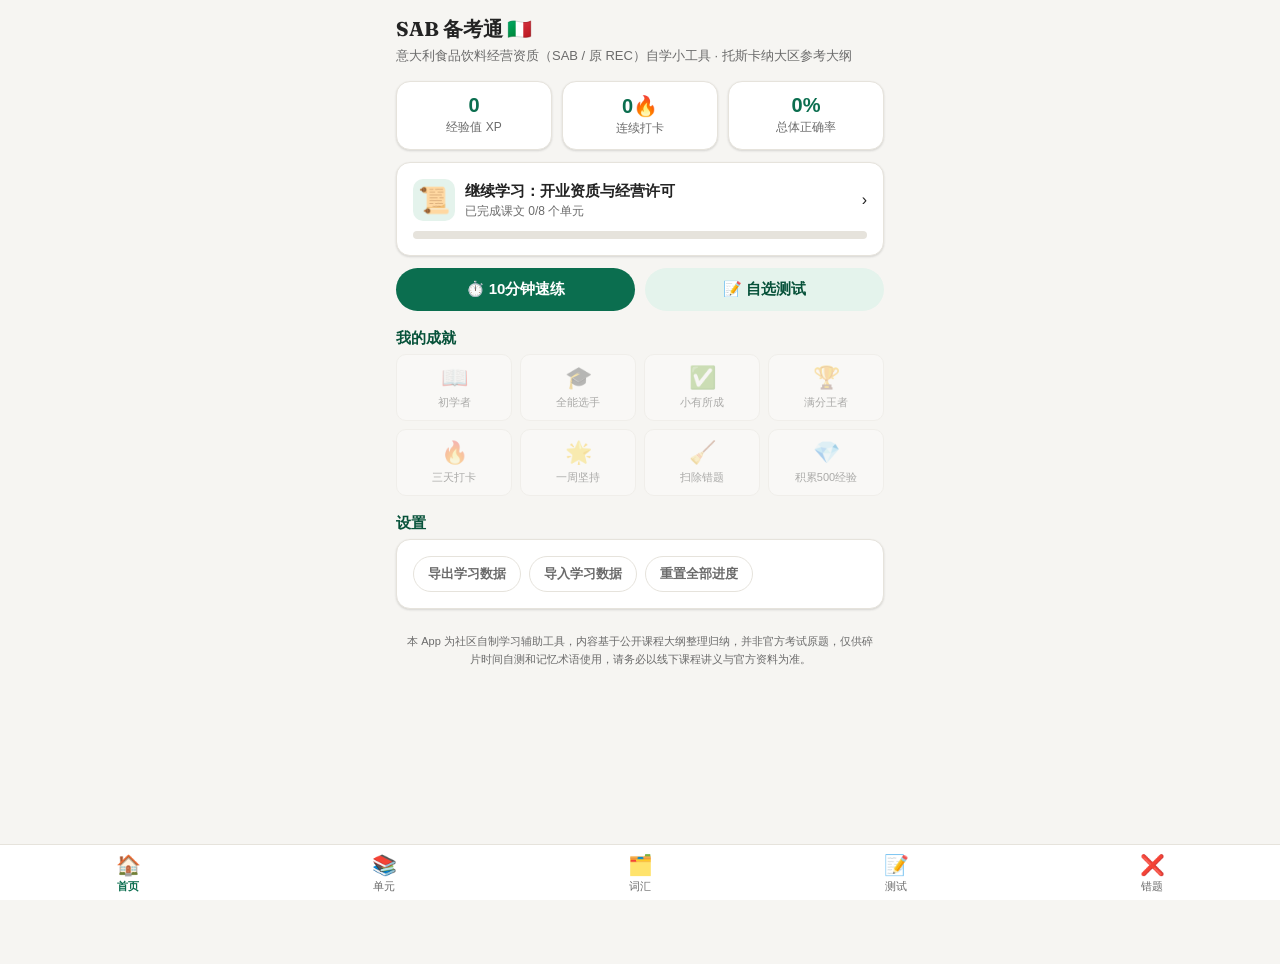
<file: index.html>
<!doctype html>
<html lang="zh-CN">
<head>
  <meta charset="UTF-8" />
  <meta name="viewport" content="width=device-width, initial-scale=1, viewport-fit=cover" />
  <title>SAB 备考通 · 意大利食品饮料经营资质自测</title>
  <meta name="description" content="意大利 SAB（原REC）食品饮料经营资质自学与自测小工具：单元课文讲解、中意术语卡片、单元/混合/错题测试，自动评分，适合碎片时间学习。" />
  <meta name="theme-color" content="#0b6e4f" />
  <link rel="icon" href="icon.svg" type="image/svg+xml" />
  <link rel="apple-touch-icon" href="icon.svg" />
  <link rel="manifest" href="manifest.webmanifest" />
  <link rel="stylesheet" href="https://fonts.googleapis.com/css2?family=Fraunces:opsz,wght@9..144,500;9..144,700&display=swap" />
  <link rel="stylesheet" href="css/style.css" />
</head>
<body>
  <div id="app">
    <div class="empty-hint">正在加载…</div>
  </div>

  <script src="js/data.js"></script>
  <script src="js/storage.js"></script>
  <script src="js/quiz.js"></script>
  <script src="js/app.js"></script>
</body>
</html>
</file>
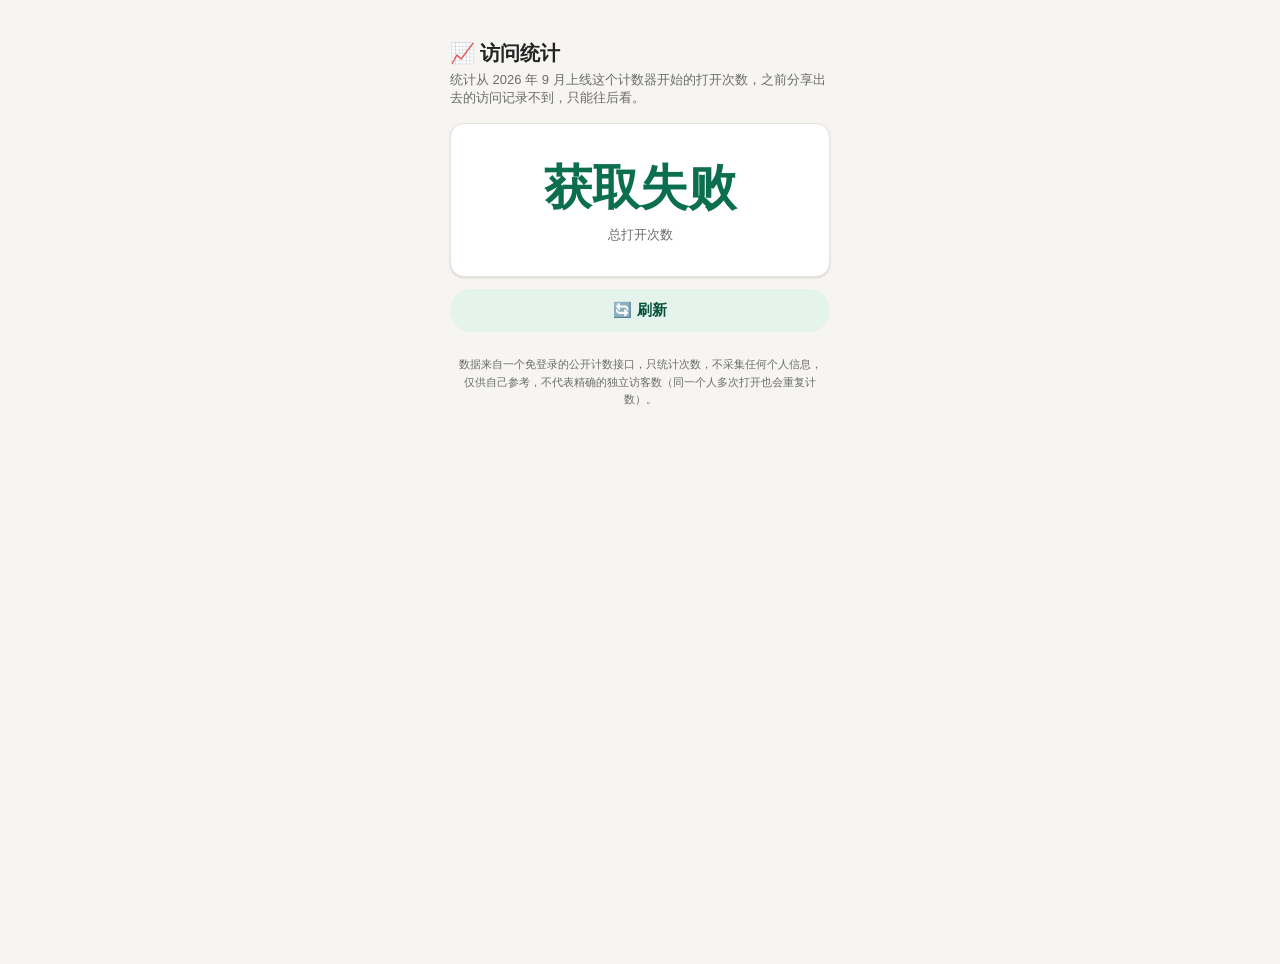
<file: stats.html>
<!doctype html>
<html lang="zh-CN">
<head>
  <meta charset="UTF-8" />
  <meta name="viewport" content="width=device-width, initial-scale=1, viewport-fit=cover" />
  <title>访问统计 · SAB 备考通</title>
  <link rel="icon" href="icon.svg" type="image/svg+xml" />
  <link rel="stylesheet" href="css/style.css" />
</head>
<body>
  <div id="app" style="max-width:420px;margin:0 auto;padding:40px 20px;">
    <div class="page-title">📈 访问统计</div>
    <div class="page-sub">统计从 2026 年 9 月上线这个计数器开始的打开次数，之前分享出去的访问记录不到，只能往后看。</div>

    <div class="card" style="text-align:center;padding:32px 16px;">
      <div id="count" style="font-size:48px;font-weight:800;color:var(--primary);">加载中…</div>
      <div class="page-sub" style="margin:6px 0 0;">总打开次数</div>
    </div>

    <button class="btn secondary" onclick="loadCount()">🔄 刷新</button>

    <div class="footer-note">
      数据来自一个免登录的公开计数接口，只统计次数，不采集任何个人信息，
      仅供自己参考，不代表精确的独立访客数（同一个人多次打开也会重复计数）。
    </div>
  </div>

  <script>
    const NAMESPACE = "sab-quiz-f1a237d130cb";
    const KEY = "visits";

    async function loadCount() {
      const el = document.getElementById("count");
      el.textContent = "加载中…";
      try {
        const res = await fetch(`https://abacus.jasoncameron.dev/get/${NAMESPACE}/${KEY}`, { cache: "no-store" });
        if (!res.ok) throw new Error("bad response");
        const data = await res.json();
        el.textContent = (data && typeof data.value === "number") ? data.value.toLocaleString("zh-CN") : "—";
      } catch (e) {
        el.textContent = "获取失败";
      }
    }

    loadCount();
  </script>
</body>
</html>
</file>
<file: css/style.css>
:root {
  --bg: #f6f5f2;
  --card: #ffffff;
  --text: #232323;
  --text-muted: #6b6b6b;
  --border: #e6e3dc;
  --primary: #0b6e4f;
  --primary-dark: #07523a;
  --primary-soft: #e4f3ec;
  --accent: #c1272d;
  --accent-soft: #fbe7e7;
  --warn: #b8860b;
  --shadow: 0 1px 3px rgba(0, 0, 0, 0.06), 0 1px 2px rgba(0, 0, 0, 0.08);
  --radius: 14px;
}

@media (prefers-color-scheme: dark) {
  :root:not([data-theme="light"]) {
    --bg: #15181a;
    --card: #1f2326;
    --text: #eceae6;
    --text-muted: #a3a3a3;
    --border: #2e3336;
    --primary: #35b787;
    --primary-dark: #2a9c72;
    --primary-soft: #12332a;
    --accent: #e5605f;
    --accent-soft: #3a2020;
    --warn: #d8a545;
    --shadow: 0 1px 3px rgba(0, 0, 0, 0.4);
  }
}

:root[data-theme="dark"] {
  --bg: #15181a;
  --card: #1f2326;
  --text: #eceae6;
  --text-muted: #a3a3a3;
  --border: #2e3336;
  --primary: #35b787;
  --primary-dark: #2a9c72;
  --primary-soft: #12332a;
  --accent: #e5605f;
  --accent-soft: #3a2020;
  --warn: #d8a545;
  --shadow: 0 1px 3px rgba(0, 0, 0, 0.4);
}

* {
  box-sizing: border-box;
}

body {
  margin: 0;
  background: var(--bg);
  color: var(--text);
  font-family: -apple-system, BlinkMacSystemFont, "Segoe UI", "PingFang SC", "Microsoft YaHei", sans-serif;
  padding-bottom: calc(64px + env(safe-area-inset-bottom));
}

.page-title, .unit-title, .quiz-question, .glossary-term {
  font-family: "Fraunces", Georgia, "Noto Serif SC", serif;
  text-wrap: balance;
}

.num, .big {
  font-variant-numeric: tabular-nums;
}

#app {
  max-width: 520px;
  margin: 0 auto;
  padding: 16px 16px 24px;
  min-height: 100vh;
}

a {
  color: inherit;
}

h1, h2, h3 {
  margin: 0 0 8px;
}

.page-title {
  font-size: 20px;
  font-weight: 700;
  margin-bottom: 4px;
}

.page-sub {
  color: var(--text-muted);
  font-size: 13px;
  margin-bottom: 16px;
}

.card {
  background: var(--card);
  border: 1px solid var(--border);
  border-radius: var(--radius);
  padding: 16px;
  margin-bottom: 12px;
  box-shadow: var(--shadow);
}

.card.tappable {
  cursor: pointer;
  transition: transform 0.1s ease;
}
.card.tappable:active {
  transform: scale(0.98);
}

.row {
  display: flex;
  align-items: center;
  gap: 10px;
}

.row.between {
  justify-content: space-between;
}

.stat-row {
  display: flex;
  gap: 10px;
  margin-bottom: 12px;
}

.stat-box {
  flex: 1;
  background: var(--card);
  border: 1px solid var(--border);
  border-radius: var(--radius);
  padding: 12px;
  text-align: center;
  box-shadow: var(--shadow);
}

.stat-box .num {
  font-size: 20px;
  font-weight: 700;
  color: var(--primary);
}

.stat-box .label {
  font-size: 12px;
  color: var(--text-muted);
  margin-top: 2px;
}

.btn {
  display: inline-flex;
  align-items: center;
  justify-content: center;
  gap: 6px;
  border: none;
  border-radius: 999px;
  padding: 12px 20px;
  font-size: 15px;
  font-weight: 600;
  cursor: pointer;
  width: 100%;
  background: var(--primary);
  color: white;
}

.btn:active {
  background: var(--primary-dark);
}

.btn.secondary {
  background: var(--primary-soft);
  color: var(--primary-dark);
}

.btn.ghost {
  background: transparent;
  color: var(--text-muted);
  border: 1px solid var(--border);
}

.btn.small {
  width: auto;
  padding: 8px 14px;
  font-size: 13px;
}

.btn:disabled {
  opacity: 0.5;
  cursor: default;
}

.progress-bar {
  height: 8px;
  border-radius: 4px;
  background: var(--border);
  overflow: hidden;
}

.progress-bar > div {
  height: 100%;
  background: var(--primary);
  border-radius: 4px;
  transition: width 0.3s ease;
}

.unit-icon {
  font-size: 26px;
  width: 42px;
  height: 42px;
  display: flex;
  align-items: center;
  justify-content: center;
  background: var(--primary-soft);
  border-radius: 10px;
  flex-shrink: 0;
}

.unit-title {
  font-weight: 600;
  font-size: 15px;
}

.unit-sub {
  font-size: 12px;
  color: var(--text-muted);
  margin-top: 2px;
}

.badge-pill {
  font-size: 11px;
  padding: 2px 8px;
  border-radius: 999px;
  background: var(--primary-soft);
  color: var(--primary-dark);
  font-weight: 600;
  white-space: nowrap;
}

.section-heading {
  font-weight: 700;
  font-size: 15px;
  margin: 18px 0 6px;
  color: var(--primary-dark);
}

.section-heading:first-child {
  margin-top: 0;
}

ul.points {
  margin: 0;
  padding-left: 18px;
}

ul.points li {
  margin-bottom: 8px;
  line-height: 1.55;
  font-size: 14px;
}

.glossary-card {
  border: 1px solid var(--border);
  border-radius: 10px;
  padding: 10px 12px;
  margin-bottom: 8px;
  background: var(--card);
}

.glossary-term {
  font-weight: 700;
  color: var(--primary-dark);
  font-size: 14px;
}

.glossary-full {
  font-size: 12px;
  color: var(--text-muted);
  font-style: italic;
}

.glossary-zh {
  font-size: 13.5px;
  margin-top: 4px;
  line-height: 1.5;
}

.tag {
  font-size: 11px;
  color: var(--text-muted);
  border: 1px solid var(--border);
  border-radius: 999px;
  padding: 1px 8px;
}

.search-input {
  width: 100%;
  padding: 10px 14px;
  border-radius: 999px;
  border: 1px solid var(--border);
  background: var(--card);
  color: var(--text);
  font-size: 14px;
  margin-bottom: 12px;
}

/* ---------- Quiz ---------- */
.quiz-progress {
  font-size: 13px;
  color: var(--text-muted);
  margin-bottom: 8px;
}

.quiz-question {
  font-size: 16px;
  font-weight: 600;
  line-height: 1.5;
  margin-bottom: 16px;
}

.option-btn {
  display: block;
  width: 100%;
  text-align: left;
  padding: 12px 14px;
  border-radius: 10px;
  border: 1px solid var(--border);
  background: var(--card);
  color: var(--text);
  font-size: 14.5px;
  margin-bottom: 10px;
  cursor: pointer;
  line-height: 1.45;
}

.option-btn.correct {
  border-color: var(--primary);
  background: var(--primary-soft);
  font-weight: 600;
}

.option-btn.wrong {
  border-color: var(--accent);
  background: var(--accent-soft);
}

.option-btn:disabled {
  cursor: default;
}

.explain-box {
  background: var(--primary-soft);
  border-radius: 10px;
  padding: 12px 14px;
  font-size: 13.5px;
  line-height: 1.55;
  color: var(--text);
  margin: 10px 0 16px;
}

.result-score {
  text-align: center;
  padding: 16px 0 8px;
}

.result-score .big {
  font-size: 40px;
  font-weight: 800;
  color: var(--primary);
}

.wrong-item {
  border: 1px solid var(--border);
  border-radius: 10px;
  padding: 10px 12px;
  margin-bottom: 8px;
}

.wrong-item .q {
  font-weight: 600;
  font-size: 14px;
  margin-bottom: 4px;
}

.wrong-item .meta {
  font-size: 12px;
  color: var(--text-muted);
}

/* ---------- Bottom nav ---------- */
.tabbar {
  position: fixed;
  left: 0;
  right: 0;
  bottom: 0;
  display: flex;
  background: var(--card);
  border-top: 1px solid var(--border);
  padding-bottom: env(safe-area-inset-bottom);
  z-index: 10;
}

.tab-item {
  flex: 1;
  text-align: center;
  padding: 8px 0 6px;
  font-size: 11px;
  color: var(--text-muted);
  background: none;
  border: none;
  cursor: pointer;
}

.tab-item .icon {
  font-size: 20px;
  display: block;
  margin-bottom: 2px;
}

.tab-item.active {
  color: var(--primary);
  font-weight: 700;
}

.empty-hint {
  text-align: center;
  color: var(--text-muted);
  font-size: 13px;
  padding: 30px 10px;
}

.badge-grid {
  display: grid;
  grid-template-columns: repeat(4, 1fr);
  gap: 8px;
}

.badge-cell {
  text-align: center;
  padding: 10px 4px;
  border-radius: 10px;
  border: 1px solid var(--border);
  font-size: 11px;
  background: var(--card);
}

.badge-cell.locked {
  opacity: 0.35;
}

.badge-cell .icon {
  font-size: 22px;
  display: block;
  margin-bottom: 4px;
}

.top-actions {
  display: flex;
  gap: 8px;
  margin-bottom: 12px;
}

.footer-note {
  text-align: center;
  font-size: 11px;
  color: var(--text-muted);
  margin-top: 24px;
  line-height: 1.6;
  padding: 0 8px;
}

textarea.debug-box {
  width: 100%;
  height: 120px;
  font-family: monospace;
  font-size: 11px;
  border-radius: 8px;
  border: 1px solid var(--border);
  background: var(--card);
  color: var(--text);
  padding: 8px;
}
</file>
